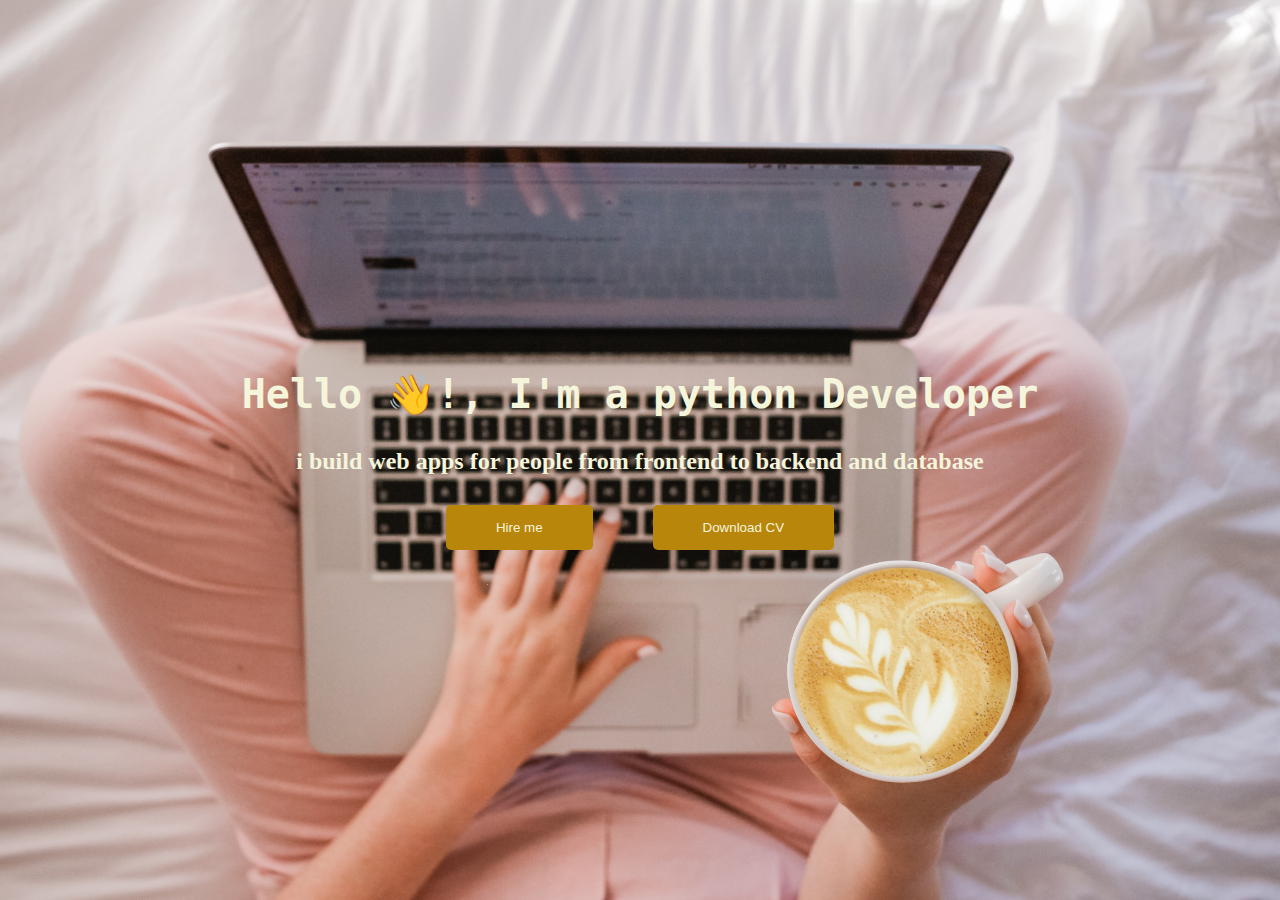
<file: python developer/index.html>
<!DOCTYPE html>
<html lang="en">

<head>
    <meta charset="UTF-8" />
    <meta http-equiv="X-UA-Compatible" content="IE=edge" />
    <meta name="viewport" content="width=device-width, initial-scale=1.0" />
    <title>PythonDeveloper.com</title>
    <link rel="stylesheet" href="style.css" />
    <link rel="icon" type="image/x-icon" href="./images/favicon.ico" />
</head>

<body>
    <section>
        <div class="box-wrapper">
            <h1>Hello 👋!, I'm a python Developer</h1>
            <p>i build web apps for people from frontend to backend and database</p>
            <div class="button">
                <button>Hire me</button>
                <button>Download CV</button>
            </div>
        </div>
    </section>
</body>

</html>
</file>
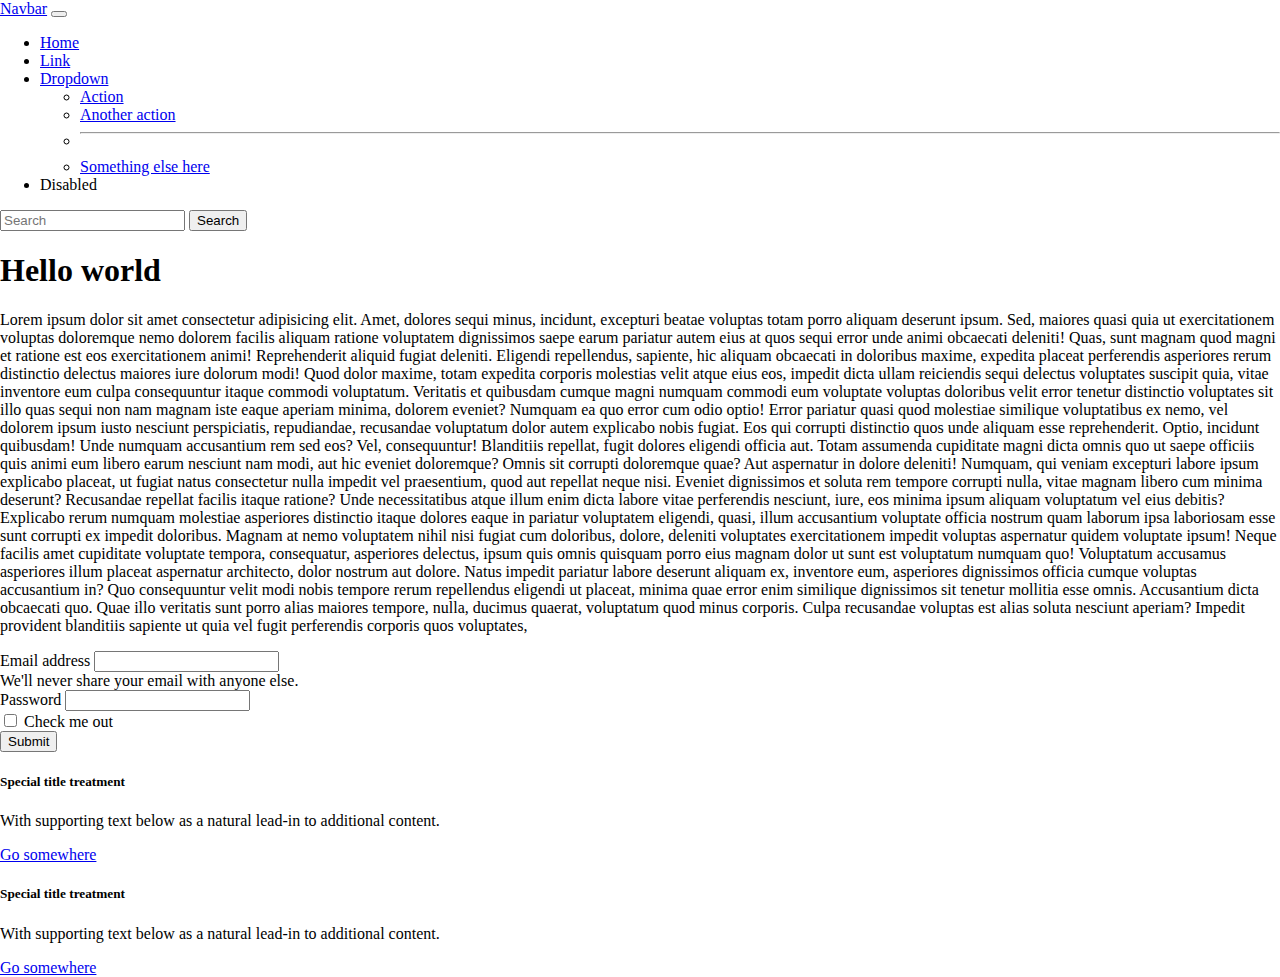
<file: bootsrap introduction/day1/index.html>
<!DOCTYPE html>
<html lang="en">

<head>
    <link href="https://cdn.jsdelivr.net/npm/bootstrap@5.1.3/dist/css/bootstrap.min.css" rel="stylesheet" integrity="sha384-1BmE4kWBq78iYhFldvKuhfTAU6auU8tT94WrHftjDbrCEXSU1oBoqyl2QvZ6jIW3" crossorigin="anonymous" />

    <!-- meta tag -->
    <meta charset="UTF-8" />
    <meta http-equiv="X-UA-Compatible" content="IE=edge" />
    <meta name="viewport" content="width=device-width, initial-scale=1.0" />
    <!-- meta tags ends her -->
    <link rel="stylesheet" href="./style.css" />
    <title>Bootstrap introduction</title>
</head>
<header>
    <nav class="navbar navbar-expand-lg navbar-dark bg-dark">
        <div class="container-fluid">
            <a class="navbar-brand" href="#">Navbar</a>
            <button class="navbar-toggler" type="button" data-bs-toggle="collapse" data-bs-target="#navbarSupportedContent" aria-controls="navbarSupportedContent" aria-expanded="false" aria-label="Toggle navigation">
          <span class="navbar-toggler-icon"></span>
        </button>
            <div class="collapse navbar-collapse" id="navbarSupportedContent">
                <ul class="navbar-nav me-auto mb-2 mb-lg-0">
                    <li class="nav-item">
                        <a class="nav-link active" aria-current="page" href="#">Home</a>
                    </li>
                    <li class="nav-item">
                        <a class="nav-link" href="#">Link</a>
                    </li>
                    <li class="nav-item dropdown">
                        <a class="nav-link dropdown-toggle" href="#" id="navbarDropdown" role="button" data-bs-toggle="dropdown" aria-expanded="false">
                Dropdown
              </a>
                        <ul class="dropdown-menu" aria-labelledby="navbarDropdown">
                            <li><a class="dropdown-item" href="#">Action</a></li>
                            <li><a class="dropdown-item" href="#">Another action</a></li>
                            <li>
                                <hr class="dropdown-divider" />
                            </li>
                            <li>
                                <a class="dropdown-item" href="#">Something else here</a>
                            </li>
                        </ul>
                    </li>
                    <li class="nav-item">
                        <a class="nav-link disabled">Disabled</a>
                    </li>
                </ul>
                <form class="d-flex">
                    <input class="form-control me-2" type="search" placeholder="Search" aria-label="Search" />
                    <button class="btn btn-outline-success" type="submit">
              Search
            </button>
                </form>
            </div>
        </div>
    </nav>
</header>

<body>
    <section class="section1 bg-info">
        <div class="container bg-warning">
            <h1 class="text-center">Hello world</h1>
            <p>
                Lorem ipsum dolor sit amet consectetur adipisicing elit. Amet, dolores sequi minus, incidunt, excepturi beatae voluptas totam porro aliquam deserunt ipsum. Sed, maiores quasi quia ut exercitationem voluptas doloremque nemo dolorem facilis aliquam ratione
                voluptatem dignissimos saepe earum pariatur autem eius at quos sequi error unde animi obcaecati deleniti! Quas, sunt magnam quod magni et ratione est eos exercitationem animi! Reprehenderit aliquid fugiat deleniti. Eligendi repellendus,
                sapiente, hic aliquam obcaecati in doloribus maxime, expedita placeat perferendis asperiores rerum distinctio delectus maiores iure dolorum modi! Quod dolor maxime, totam expedita corporis molestias velit atque eius eos, impedit dicta
                ullam reiciendis sequi delectus voluptates suscipit quia, vitae inventore eum culpa consequuntur itaque commodi voluptatum. Veritatis et quibusdam cumque magni numquam commodi eum voluptate voluptas doloribus velit error tenetur distinctio
                voluptates sit illo quas sequi non nam magnam iste eaque aperiam minima, dolorem eveniet? Numquam ea quo error cum odio optio! Error pariatur quasi quod molestiae similique voluptatibus ex nemo, vel dolorem ipsum iusto nesciunt perspiciatis,
                repudiandae, recusandae voluptatum dolor autem explicabo nobis fugiat. Eos qui corrupti distinctio quos unde aliquam esse reprehenderit. Optio, incidunt quibusdam! Unde numquam accusantium rem sed eos? Vel, consequuntur! Blanditiis repellat,
                fugit dolores eligendi officia aut. Totam assumenda cupiditate magni dicta omnis quo ut saepe officiis quis animi eum libero earum nesciunt nam modi, aut hic eveniet doloremque? Omnis sit corrupti doloremque quae? Aut aspernatur in dolore
                deleniti! Numquam, qui veniam excepturi labore ipsum explicabo placeat, ut fugiat natus consectetur nulla impedit vel praesentium, quod aut repellat neque nisi. Eveniet dignissimos et soluta rem tempore corrupti nulla, vitae magnam libero
                cum minima deserunt? Recusandae repellat facilis itaque ratione? Unde necessitatibus atque illum enim dicta labore vitae perferendis nesciunt, iure, eos minima ipsum aliquam voluptatum vel eius debitis? Explicabo rerum numquam molestiae
                asperiores distinctio itaque dolores eaque in pariatur voluptatem eligendi, quasi, illum accusantium voluptate officia nostrum quam laborum ipsa laboriosam esse sunt corrupti ex impedit doloribus. Magnam at nemo voluptatem nihil nisi fugiat
                cum doloribus, dolore, deleniti voluptates exercitationem impedit voluptas aspernatur quidem voluptate ipsum! Neque facilis amet cupiditate voluptate tempora, consequatur, asperiores delectus, ipsum quis omnis quisquam porro eius magnam
                dolor ut sunt est voluptatum numquam quo! Voluptatum accusamus asperiores illum placeat aspernatur architecto, dolor nostrum aut dolore. Natus impedit pariatur labore deserunt aliquam ex, inventore eum, asperiores dignissimos officia cumque
                voluptas accusantium in? Quo consequuntur velit modi nobis tempore rerum repellendus eligendi ut placeat, minima quae error enim similique dignissimos sit tenetur mollitia esse omnis. Accusantium dicta obcaecati quo. Quae illo veritatis
                sunt porro alias maiores tempore, nulla, ducimus quaerat, voluptatum quod minus corporis. Culpa recusandae voluptas est alias soluta nesciunt aperiam? Impedit provident blanditiis sapiente ut quia vel fugit perferendis corporis quos voluptates,
            </p>
        </div>
    </section>
    <section class="section2 mb-5">
        <div class="wrapper-section2">
            <form>
                <div class="mb-3">
                    <label for="exampleInputEmail1" class="form-label">Email address</label
            >
            <input
              type="email"
              class="form-control"
              id="exampleInputEmail1"
              aria-describedby="emailHelp"
            />
            <div id="emailHelp" class="form-text">
              We'll never share your email with anyone else.
            </div>
          </div>
          <div class="mb-3">
            <label for="exampleInputPassword1" class="form-label"
              >Password</label
            >
            <input
              type="password"
              class="form-control"
              id="exampleInputPassword1"
            />
          </div>
          <div class="mb-3 form-check">
            <input
              type="checkbox"
              class="form-check-input"
              id="exampleCheck1"
            />
            <label class="form-check-label" for="exampleCheck1"
              >Check me out</label
            >
          </div>
          <button type="submit" class="btn btn-primary">Submit</button>
        </form>
      </div>
    </section>

    <section class="section3 m-5">
      <div class="row">
        <div class="col-sm-6">
          <div class="card">
            <div class="card-body">
              <h5 class="card-title">Special title treatment</h5>
              <p class="card-text">
                With supporting text below as a natural lead-in to additional
                content.
              </p>
              <a href="#" class="btn btn-primary">Go somewhere</a>
            </div>
          </div>
        </div>
        <div class="col-sm-6">
          <div class="card">
            <div class="card-body">
              <h5 class="card-title">Special title treatment</h5>
              <p class="card-text">
                With supporting text below as a natural lead-in to additional
                content.
              </p>
              <a href="#" class="btn btn-primary">Go somewhere</a>
            </div>
          </div>
        </div>
      </div>
    </section>
  </body>

  <script
    src="https://cdn.jsdelivr.net/npm/bootstrap@5.1.3/dist/js/bootstrap.bundle.min.js"
    integrity="sha384-ka7Sk0Gln4gmtz2MlQnikT1wXgYsOg+OMhuP+IlRH9sENBO0LRn5q+8nbTov4+1p"
    crossorigin="anonymous"
  ></script>
  <script src="https://ajax.googleapis.com/ajax/libs/jquery/3.5.1/jquery.min.js"></script>
</html>
</file>
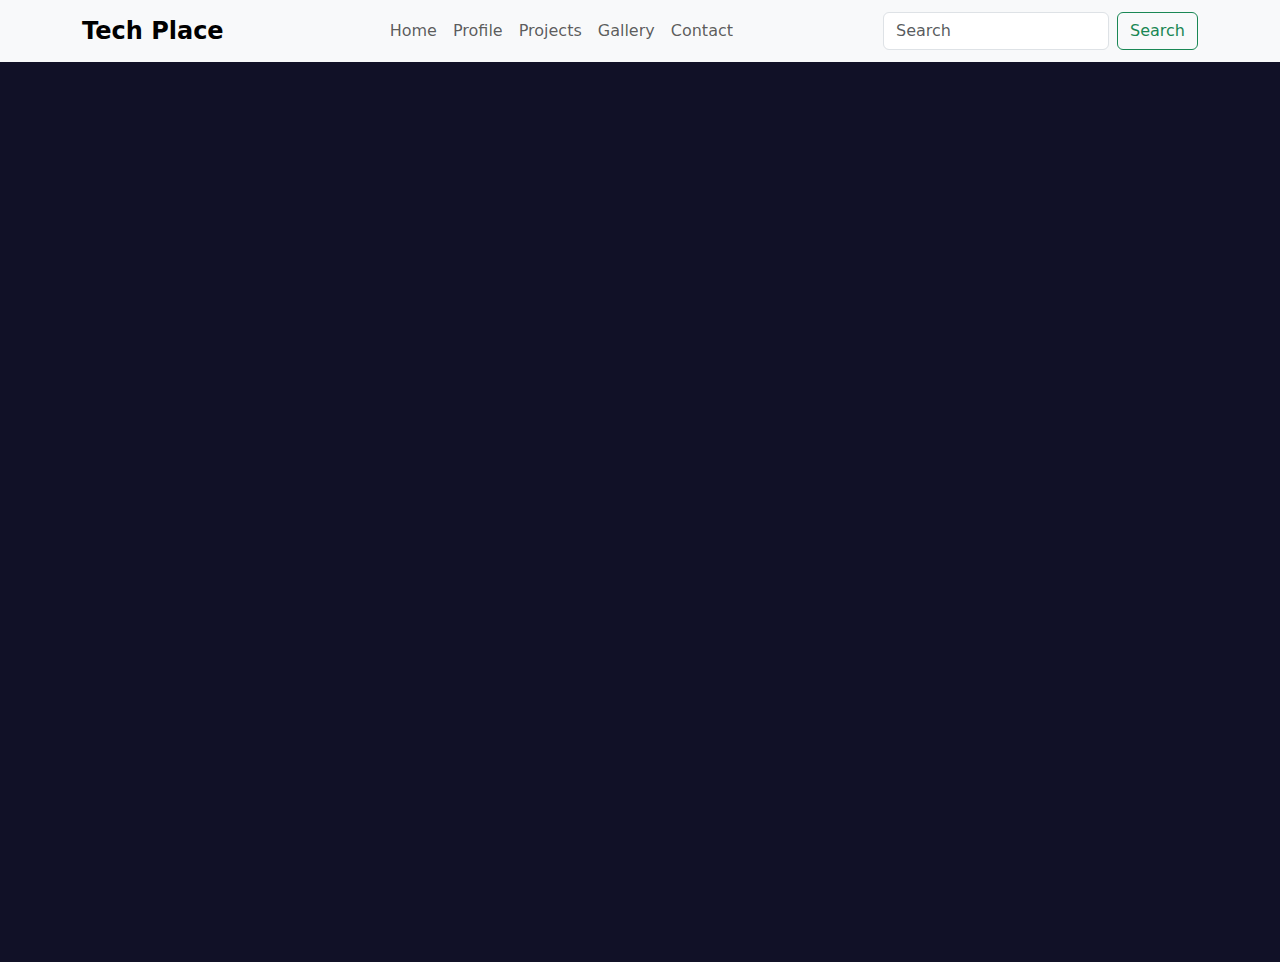
<file: tech place/frontend/index.html>
<!DOCTYPE html>
<html lang="en">

<head>
    <!-- Latest compiled and minified CSS -->
    <link href="https://cdn.jsdelivr.net/npm/bootstrap@5.1.3/dist/css/bootstrap.min.css" rel="stylesheet" />

    <!-- Latest compiled JavaScript -->
    <script src="https://cdn.jsdelivr.net/npm/bootstrap@5.1.3/dist/js/bootstrap.bundle.min.js"></script>
    <meta charset="UTF-8" />
    <meta http-equiv="X-UA-Compatible" content="IE=edge" />
    <meta name="viewport" content="width=device-width, initial-scale=1.0" />
    <title>Tech place</title>
    <link rel="stylesheet" href="./style.css" />
</head>
<header>
    <nav class="navbar navbar-expand-lg navbar-light bg-light">
        <div class="container">
            <a class="navbar-brand" href="#">Tech Place</a>
            <button class="navbar-toggler" type="button" data-bs-toggle="collapse" data-bs-target="#navbarSupportedContent" aria-controls="navbarSupportedContent" aria-expanded="false" aria-label="Toggle navigation">
          <span class="navbar-toggler-icon"></span>
        </button>
            <div class="collapse navbar-collapse" id="navbarSupportedContent">
                <ul class="navbar-nav mx-auto mb-2 mb-lg-0">
                    <li class="nav-item">
                        <a class="nav-link" aria-current="page" href="#">Home</a>
                    </li>
                    <li class="nav-item">
                        <a class="nav-link" href="#">Profile</a>
                    </li>
                    <li class="nav-item">
                        <a class="nav-link" href="#">Projects</a>
                    </li>
                    <li class="nav-item">
                        <a class="nav-link" href="#">Gallery</a>
                    </li>
                    <li class="nav-item">
                        <a class="nav-link" href="#">Contact</a>
                    </li>
                </ul>
                <form class="d-flex">
                    <input class="form-control me-2" type="search" placeholder="Search" aria-label="Search" />
                    <button class="btn btn-outline-success" type="submit">
              Search
            </button>
                </form>
            </div>
        </div>
    </nav>
</header>

<body>
    <section class="section1"></section>
    <section class="section2"></section>
</body>
<script src="https://ajax.googleapis.com/ajax/libs/jquery/3.5.1/jquery.min.js"></script>

</html>
</file>
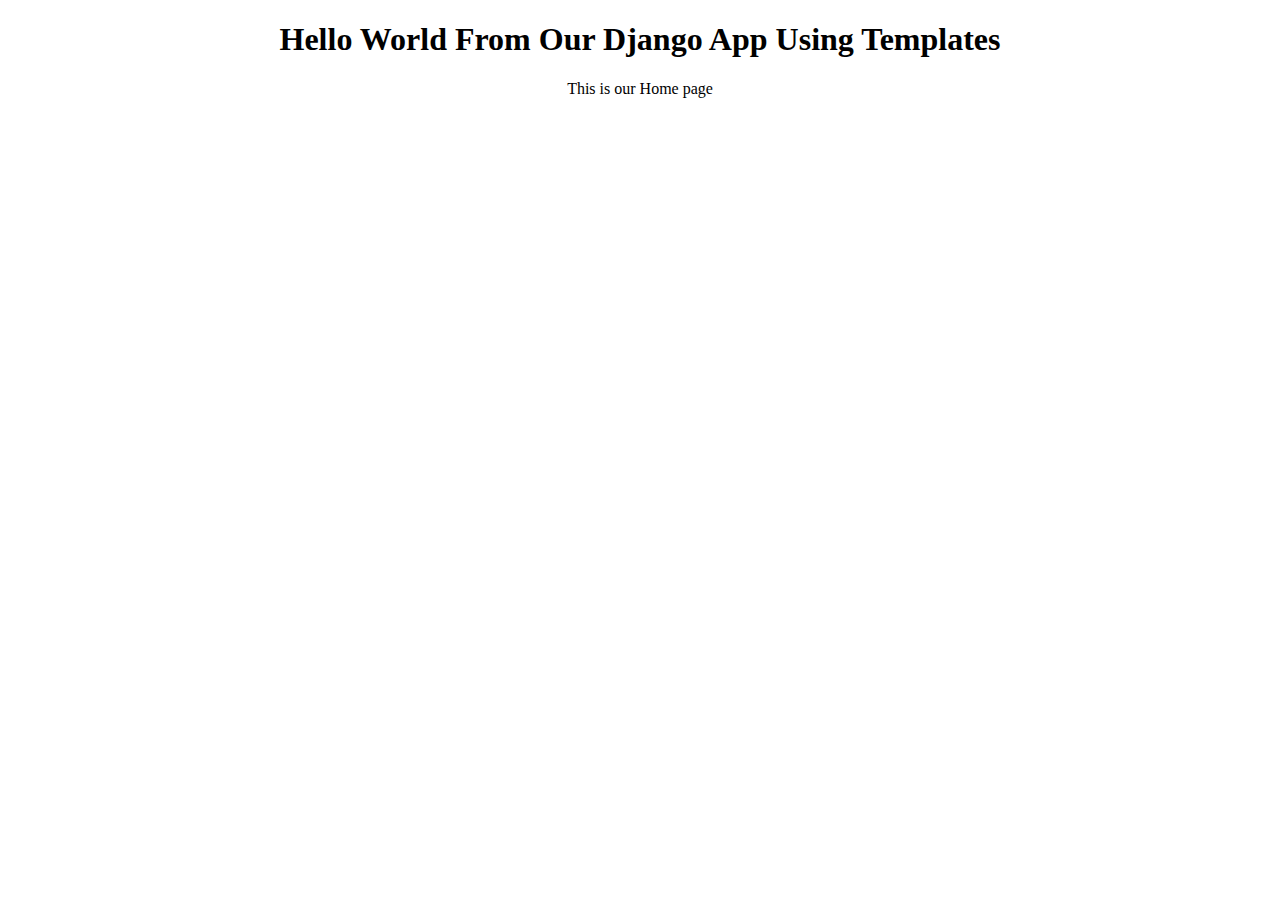
<file: django_class/landing_page/Templates/index.html>
<!DOCTYPE html>
<html lang="en">

<head>
    <meta charset="UTF-8" />
    <meta http-equiv="X-UA-Compatible" content="IE=edge" />
    <meta name="viewport" content="width=device-width, initial-scale=1.0" />
    <title>Django Landing Page</title>
</head>

<body>
    <center>
        <h1>Hello World From Our Django App Using Templates</h1>
        <p>This is our Home page</p>
    </center>
</body>

</html>
</file>
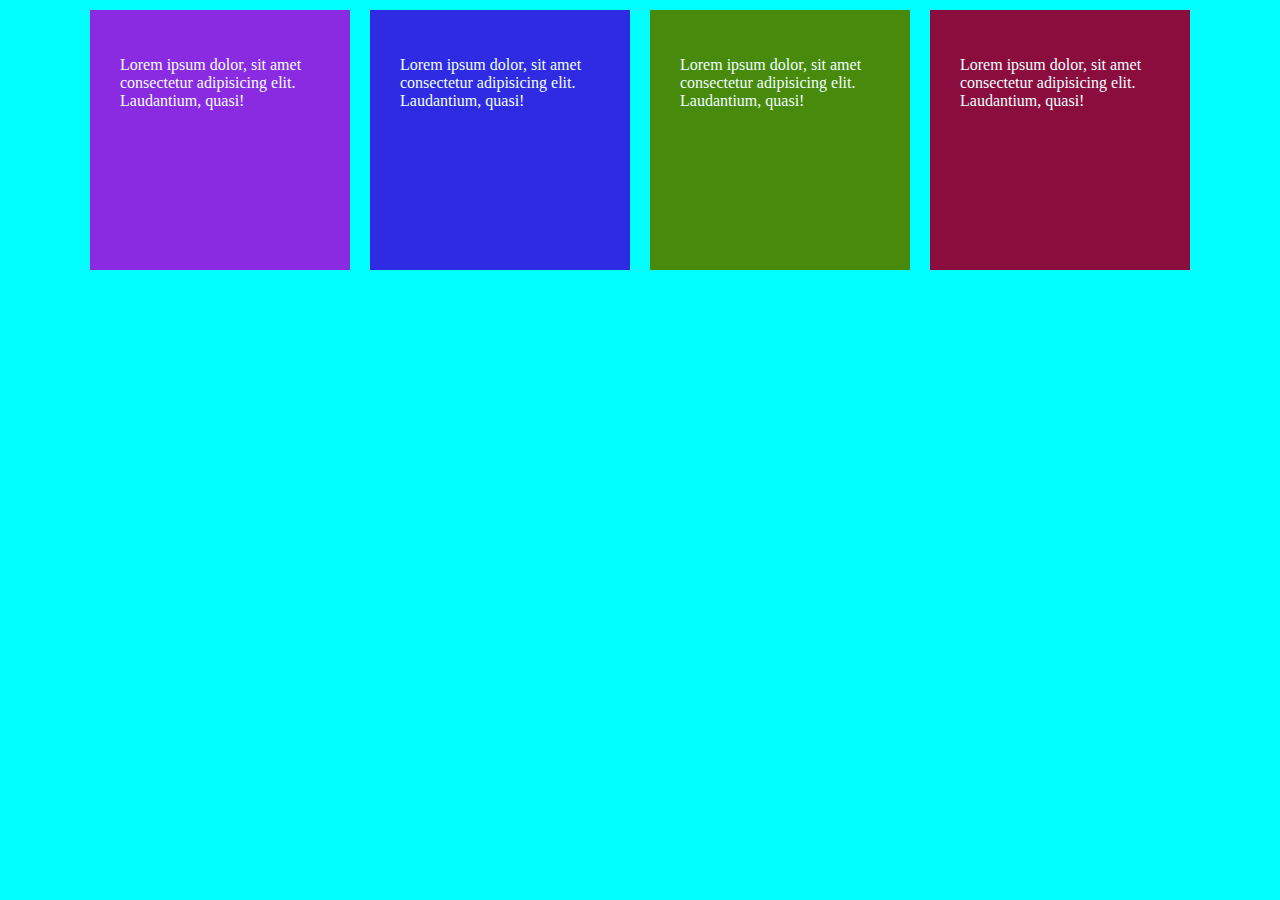
<file: flexbox/flex.html>
<!DOCTYPE html>
<html lang="en">

<head>
    <meta charset="UTF-8" />
    <meta http-equiv="X-UA-Compatible" content="IE=edge" />
    <meta name="viewport" content="width=device-width, initial-scale=1.0" />
    <title>Document</title>
</head>

<body>
    <div class="box-wrapper">
        <div class="box1">
            <p>
                Lorem ipsum dolor, sit amet consectetur adipisicing elit. Laudantium, quasi!
            </p>
        </div>

        <div class="box2">
            <p>
                Lorem ipsum dolor, sit amet consectetur adipisicing elit. Laudantium, quasi!
            </p>
        </div>

        <div class="box3">
            <p>
                Lorem ipsum dolor, sit amet consectetur adipisicing elit. Laudantium, quasi!
            </p>
        </div>

        <div class="box4">
            <p>
                Lorem ipsum dolor, sit amet consectetur adipisicing elit. Laudantium, quasi!
            </p>
        </div>
    </div>
</body>

<style>
    body {
        margin: 0;
        box-sizing: border-box;
    }
    
    .box-wrapper {
        display: flex;
        color: azure;
        flex-wrap: wrap;
        justify-content: center;
        background-color: aqua;
        height: 100vh;
    }
    
    .box1 {
        width: 200px;
        margin: 10px;
        padding: 30px;
        height: 200px;
        background-color: blueviolet;
    }
    
    .box2 {
        padding: 30px;
        width: 200px;
        margin: 10px;
        height: 200px;
        background-color: rgb(46, 43, 226);
    }
    
    .box3 {
        padding: 30px;
        width: 200px;
        margin: 10px;
        height: 200px;
        background-color: rgb(72, 138, 11);
    }
    
    .box4 {
        width: 200px;
        padding: 30px;
        margin: 10px;
        height: 200px;
        background-color: rgb(139, 13, 62);
    }
</style>

</html>
</file>
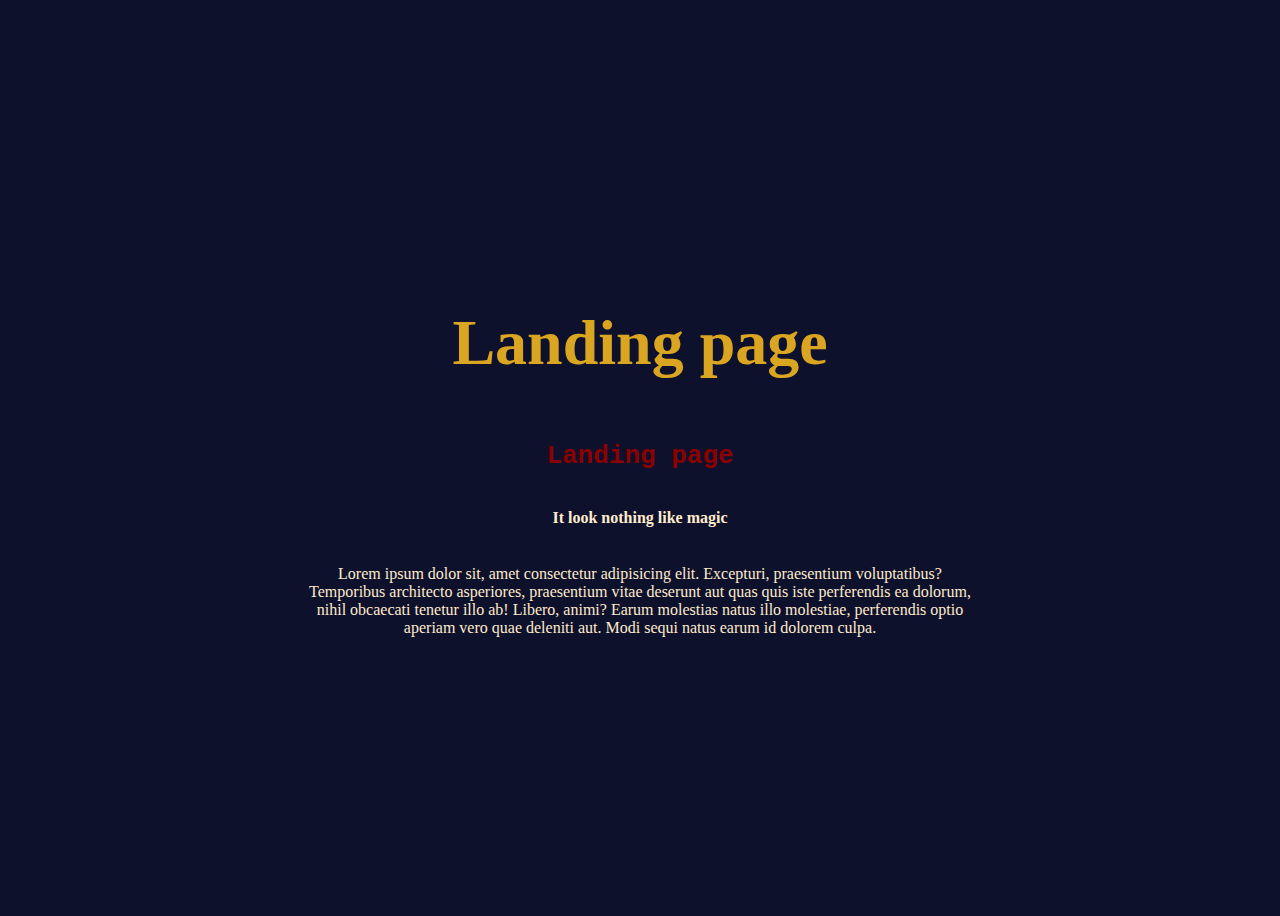
<file: landing page/home.html>
<!DOCTYPE html>
<html>
  <head>
    <meta http-equiv="Content-Type" content="text/html;charset=UTF-8" />
    <meta name="viewport" content="width=device-width, initial-scale=1.0" />
    <meta http-equiv="X-UA-Compatible" content="IE=7" />
    <link type="text/css" rel="stylesheet" href="./style.css" />
    <meta http-equiv="X-UA-Compatible" content="ie=edge" />
    <meta name="keywords" content="a simple landing page" />
    <meta
      name="description"
      content="a simple landing page that looks like magic to okoh"
    />
  </head>
  <!-- 
<nav>
    <div class="logo">demo</div>
    <ul>
        <li><a href="#"> Home </a></li>
        <li><a href="#"> Home </a></li>
        <li><a href="#"> Home </a></li>
        <li><a href="#"> Home </a></li>
        <li><a href="#"> Home </a></li>
        <li><a href="#"> Home </a></li>
    </ul>
    <div class="icon"></div>
</nav>
<ol></ol>
<ul></ul> -->

  <body>
    <!-- <h1>Landing page</h1>
    <h2>Landing page</h2>
    <h3>Landing page</h3>
    <h4>Landing page</h4>
    <br /> -->
    <!-- <div>landing page</div>
    <span></span> -->

    <h1 class="land">Landing page</h1>
    <h1 id="land2">Landing page</h1>
    <h4>It look nothing like magic</h4>
    <p>
      Lorem ipsum dolor sit, amet consectetur adipisicing elit. Excepturi,
      praesentium voluptatibus? Temporibus architecto asperiores, praesentium
      vitae deserunt aut quas quis iste perferendis ea dolorum, nihil obcaecati
      tenetur illo ab! Libero, animi? Earum molestias natus illo molestiae,
      perferendis optio aperiam vero quae deleniti aut. Modi sequi natus earum
      id dolorem culpa.
    </p>

    <!-- <section></section> -->
    <!-- <article>
        <p>
            Lorem ipsum dolor sit amet consectetur adipisicing elit. Aliquid, laborum. Ea porro deleniti earum similique nemo laudantium aliquam consequuntur possimus ad voluptate fugiat molestiae, culpa odio suscipit. Quae, officia, cum saepe temporibus asperiores
            est ducimus consectetur praesentium enim ut beatae?
        </p>
    </article> -->
    <!-- <marquee behavior="" direction=""></marquee> -->
    <!-- <marquee width="60%" direction="right" height="100px">
        This is a sample scrolling text that has scrolls texts to down.
    </marquee>
    <br />
    <hr /> -->
    <!-- <img src="./images/lady.jpg" alt="sorry your browser is not supported" /> -->
    <!-- <video src=""></video>
    <audio src=""></audio>
    <iframe width="560" height="315" src="https://www.youtube.com/embed/mos6qZA_0L4" title="YouTube video player" frameborder="0" allow="accelerometer; autoplay; clipboard-write; encrypted-media; gyroscope; picture-in-picture" allowfullscreen></iframe> -->
  </body>

  <footer></footer>
</html>
</file>
<file: python developer/style.css>
* {
    margin: 0;
}

section {
    /* background-image: url("./images/66.jpg"); */
    background: url("./images/66.jpg");
    background-repeat: no-repeat;
    background-position: center;
    background-size: cover;
    width: 100%;
    height: 100vh;
    display: flex;
    align-items: center;
    justify-content: center;
}

.box-wrapper {
    display: flex;
    flex-direction: column;
    align-items: center;
    background-color: rgba(0, 0, 0, 0);
    justify-content: center;
    color: beige;
    font-weight: 900;
    z-index: 10;
    /* background-color: azure; */
}

h1 {
    font-size: 2.5rem;
    font-family: monospace;
    margin: 30px 0;
    font-weight: 900;
}

p {
    font-size: 1.5rem;
    margin-bottom: 20px;
}

.button {
    display: flex;
    flex-wrap: wrap;
    align-items: center;
    justify-content: space-around;
}

button {
    margin: 10px 30px;
    padding: 15px 50px;
    background-color: darkgoldenrod;
    border: 0;
    border-radius: 5px;
    color: beige;
}
</file>
<file: bootsrap introduction/day1/style.css>
body {
    margin: 0;
}


/* .section1 {
    height: 100%;
} */
</file>
<file: tech place/frontend/style.css>
body {
    background-color: rgb(17, 17, 39);
    margin: 0;
    scroll-behavior: smooth;
    box-sizing: border-box;
    overflow-x: hidden;
    /* overflow: hidden; */
    /* overflow-y: hidden; */
}

.navbar-brand {
    font-size: 1.5rem;
    font-weight: 900;
}

a .nav-link {
    font-size: 1rem;
    color: #fff;
}

.section1 {
    width: 100vw;
    height: 100vh;
}
</file>
<file: landing page/style.css>
body {
    background-color: rgb(14, 17, 44);
    text-align: center;
    color: blanchedalmond;
    display: flex;
    align-items: center;
    justify-content: center;
    flex-direction: column;
    height: 100vh;
    overflow: hidden;
}

.land {
    color: goldenrod;
    font-size: 4rem;
}

#land2 {
    font-family: monospace;
    color: darkred;
}

p {
    padding-left: 300px;
    padding-right: 300px;
}
</file>
